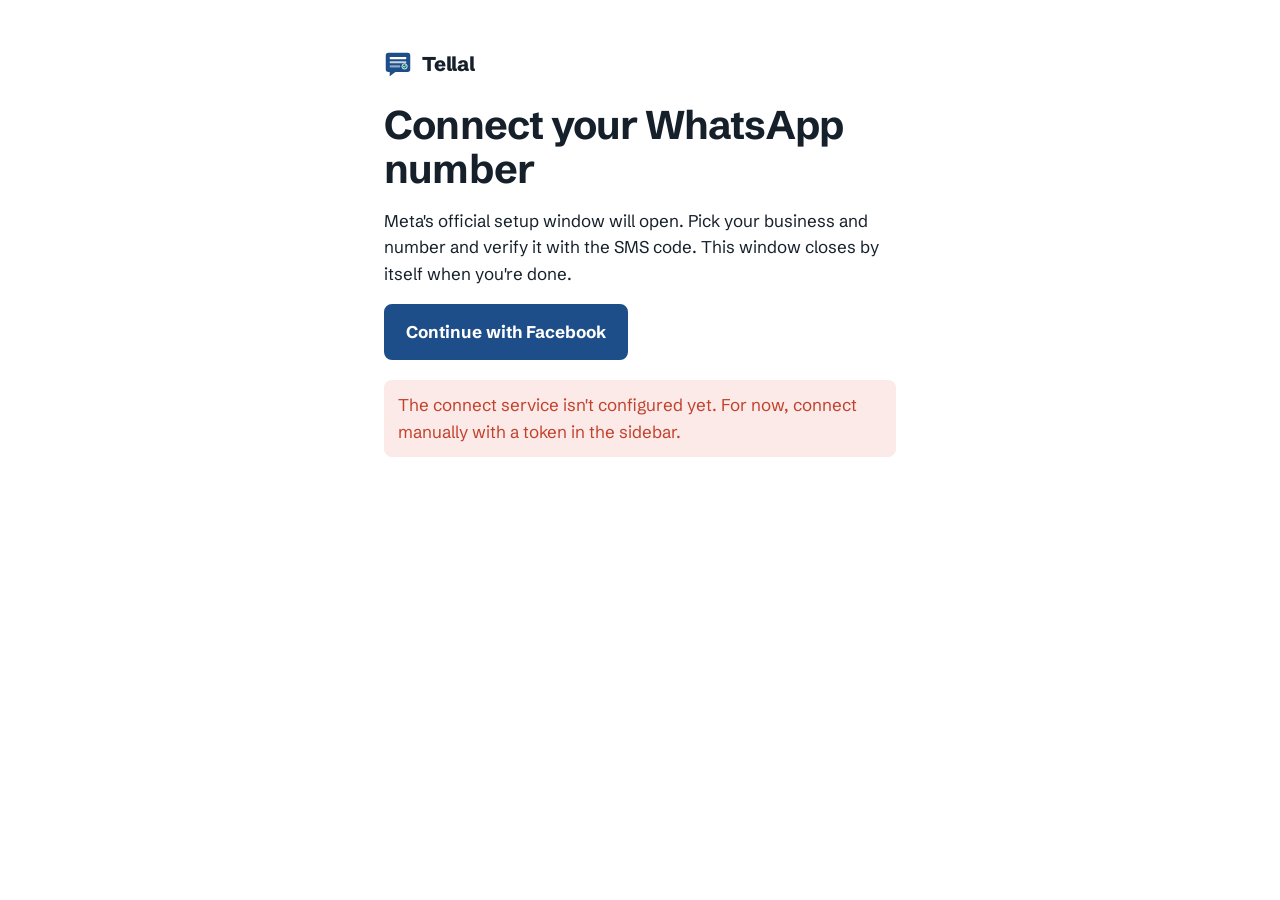
<file: connect.html>
<!doctype html>
<html lang="tr">
<head>
<meta charset="utf-8">
<meta name="viewport" content="width=device-width, initial-scale=1">
<meta name="robots" content="noindex">
<title>Connect WhatsApp to Tellal</title>
<link rel="icon" href="logo.svg" type="image/svg+xml">
<link href="https://fonts.googleapis.com/css2?family=Schibsted+Grotesk:wght@400;600;800&display=swap" rel="stylesheet">
<link rel="stylesheet" href="style.css">
<style>
  .doc { max-width: 560px; }
  #status { margin-top: 20px; padding: 12px 14px; border-radius: 8px; display: none; }
  #status.show { display: block; }
  #status.ok { background: var(--teal-soft); color: var(--teal); }
  #status.bad { background: var(--coral-soft); color: var(--coral); }
  #status.wait { background: var(--header); color: var(--muted); }
  #manual { display: none; margin-top: 16px; }
  #manual label { display: block; font-size: 14px; color: var(--muted); margin-top: 10px; }
  #manual input { width: 100%; font: inherit; font-size: 14px; padding: 8px; border: 1px solid var(--grid); border-radius: 6px; }
</style>
</head>
<body data-lang="tr">
<main class="doc">
  <a class="brand" href="./" target="_blank"><img src="logo.svg" alt="" width="28" height="28"> Tellal</a>
  <div data-l="tr">
    <h1 style="margin-top:24px">WhatsApp numaranı bağla</h1>
    <p>Meta'nın resmi kurulum penceresi açılacak. İşletmeni ve numaranı seç, SMS koduyla doğrula. Bitince bu pencere kendiliğinden kapanır.</p>
  </div>
  <div data-l="en">
    <h1 style="margin-top:24px">Connect your WhatsApp number</h1>
    <p>Meta's official setup window will open. Pick your business and number and verify it with the SMS code. This window closes by itself when you're done.</p>
  </div>
  <button class="btn primary" id="go" disabled><span data-l="tr">Facebook ile devam et</span><span data-l="en">Continue with Facebook</span></button>
  <div id="status" role="status"></div>
  <div id="manual">
    <p data-l="tr">Kenar paneline otomatik aktaramadık. Panelde "Token ile elle bağlan"ı açıp bu üç değeri yapıştır:</p>
    <p data-l="en">We couldn't pass this to the sidebar automatically. Open "Connect manually with a token" in the sidebar and paste these three values:</p>
    <label>Token</label><input id="mToken" readonly>
    <label>Phone number ID</label><input id="mPhone" readonly>
    <label>WABA ID</label><input id="mWaba" readonly>
  </div>
</main>
<script src="site.js"></script>
<script>
(function () {
  var lang = document.body.getAttribute('data-lang');
  var M = {
    tr: { wait: 'Meta penceresinde kurulumu tamamla…', saving: 'Numara bağlanıyor…', ok: 'Bağlandı. Bu pencereyi kapatabilirsin.', cancel: 'Kurulum yarıda kaldı. Tekrar denemek için düğmeye bas.', notReady: 'Bağlantı servisi henüz yapılandırılmadı. Şimdilik kenar panelinden token ile elle bağlan.', pin: 'İki adımlı doğrulama PIN\'in: {pin}. Bir yere not et.' },
    en: { wait: 'Finish the setup in Meta\'s window…', saving: 'Connecting your number…', ok: 'Connected. You can close this window.', cancel: 'Setup was not finished. Press the button to try again.', notReady: 'The connect service isn\'t configured yet. For now, connect manually with a token in the sidebar.', pin: 'Your two-step verification PIN: {pin}. Keep it somewhere safe.' }
  }[lang];
  var box = document.getElementById('status');
  function show(kind, text) { box.className = 'show ' + kind; box.textContent = text; }

  // The sidebar tells us its origin; only Apps Script sandbox origins are accepted.
  var hash = new URLSearchParams(location.hash.slice(1));
  var target = hash.get('origin') || '';
  if (!/^https:\/\/[a-z0-9-]+\.googleusercontent\.com$/.test(target)) target = null;

  var session = {};
  window.addEventListener('message', function (ev) {
    if (!/(^|\.)facebook\.com$/.test(new URL(ev.origin).hostname)) {
      if (ev.origin === target && ev.data && ev.data.type === 'tellal-es-ok') { show('ok', M.ok); setTimeout(function () { window.close(); }, 1500); }
      return;
    }
    try {
      var d = typeof ev.data === 'string' ? JSON.parse(ev.data) : ev.data;
      if (d.type === 'WA_EMBEDDED_SIGNUP') {
        if (d.event === 'CANCEL') show('bad', M.cancel);
        else if (d.data) { session.wabaId = d.data.waba_id; session.phoneNumberId = d.data.phone_number_id; }
      }
    } catch (e) {}
  });

  function deliver(result) {
    if (window.opener && target) {
      window.opener.postMessage({ type: 'tellal-es', token: result.token, phoneNumberId: result.phoneNumberId, wabaId: result.wabaId }, target);
      show('wait', M.saving);
      setTimeout(function () { if (box.className.indexOf('ok') < 0) fallback(result); }, 8000);
    } else {
      fallback(result);
    }
    if (result.pin) {
      var p = document.createElement('p');
      p.textContent = M.pin.replace('{pin}', result.pin);
      document.querySelector('main').appendChild(p);
    }
  }
  function fallback(result) {
    document.getElementById('mToken').value = result.token;
    document.getElementById('mPhone').value = result.phoneNumberId;
    document.getElementById('mWaba').value = result.wabaId;
    document.getElementById('manual').style.display = 'block';
    box.className = '';
  }

  fetch(TELLAL.apiBase).then(function (r) { return r.json(); }).then(function (cfg) {
    if (!cfg.appId || !cfg.configId) { show('bad', M.notReady); return; }
    window.fbAsyncInit = function () {
      FB.init({ appId: cfg.appId, autoLogAppEvents: true, xfbml: false, version: cfg.graphVersion });
      var btn = document.getElementById('go');
      btn.disabled = false;
      btn.addEventListener('click', function () {
        show('wait', M.wait);
        FB.login(function (res) {
          var code = res && res.authResponse && res.authResponse.code;
          if (!code) { show('bad', M.cancel); return; }
          // Session info arrives by postMessage, sometimes just after the login callback.
          setTimeout(function () {
            show('wait', M.saving);
            fetch(TELLAL.apiBase, {
              method: 'POST',
              headers: { 'Content-Type': 'application/json' },
              body: JSON.stringify({ code: code, wabaId: session.wabaId, phoneNumberId: session.phoneNumberId })
            }).then(function (r) { return r.json().then(function (j) { return { ok: r.ok, body: j }; }); })
              .then(function (r) { if (!r.ok) throw new Error(r.body.error || 'error'); deliver(r.body); })
              .catch(function (e) { show('bad', e.message); });
          }, 800);
        }, {
          config_id: cfg.configId,
          response_type: 'code',
          override_default_response_type: true,
          extras: { setup: {}, featureType: '', sessionInfoVersion: '3' }
        });
      });
    };
    var s = document.createElement('script');
    s.async = true; s.defer = true; s.crossOrigin = 'anonymous';
    s.src = 'https://connect.facebook.net/' + (lang === 'tr' ? 'tr_TR' : 'en_US') + '/sdk.js';
    document.body.appendChild(s);
  }).catch(function () { show('bad', M.notReady); });
})();
</script>
</body>
</html>
</file>
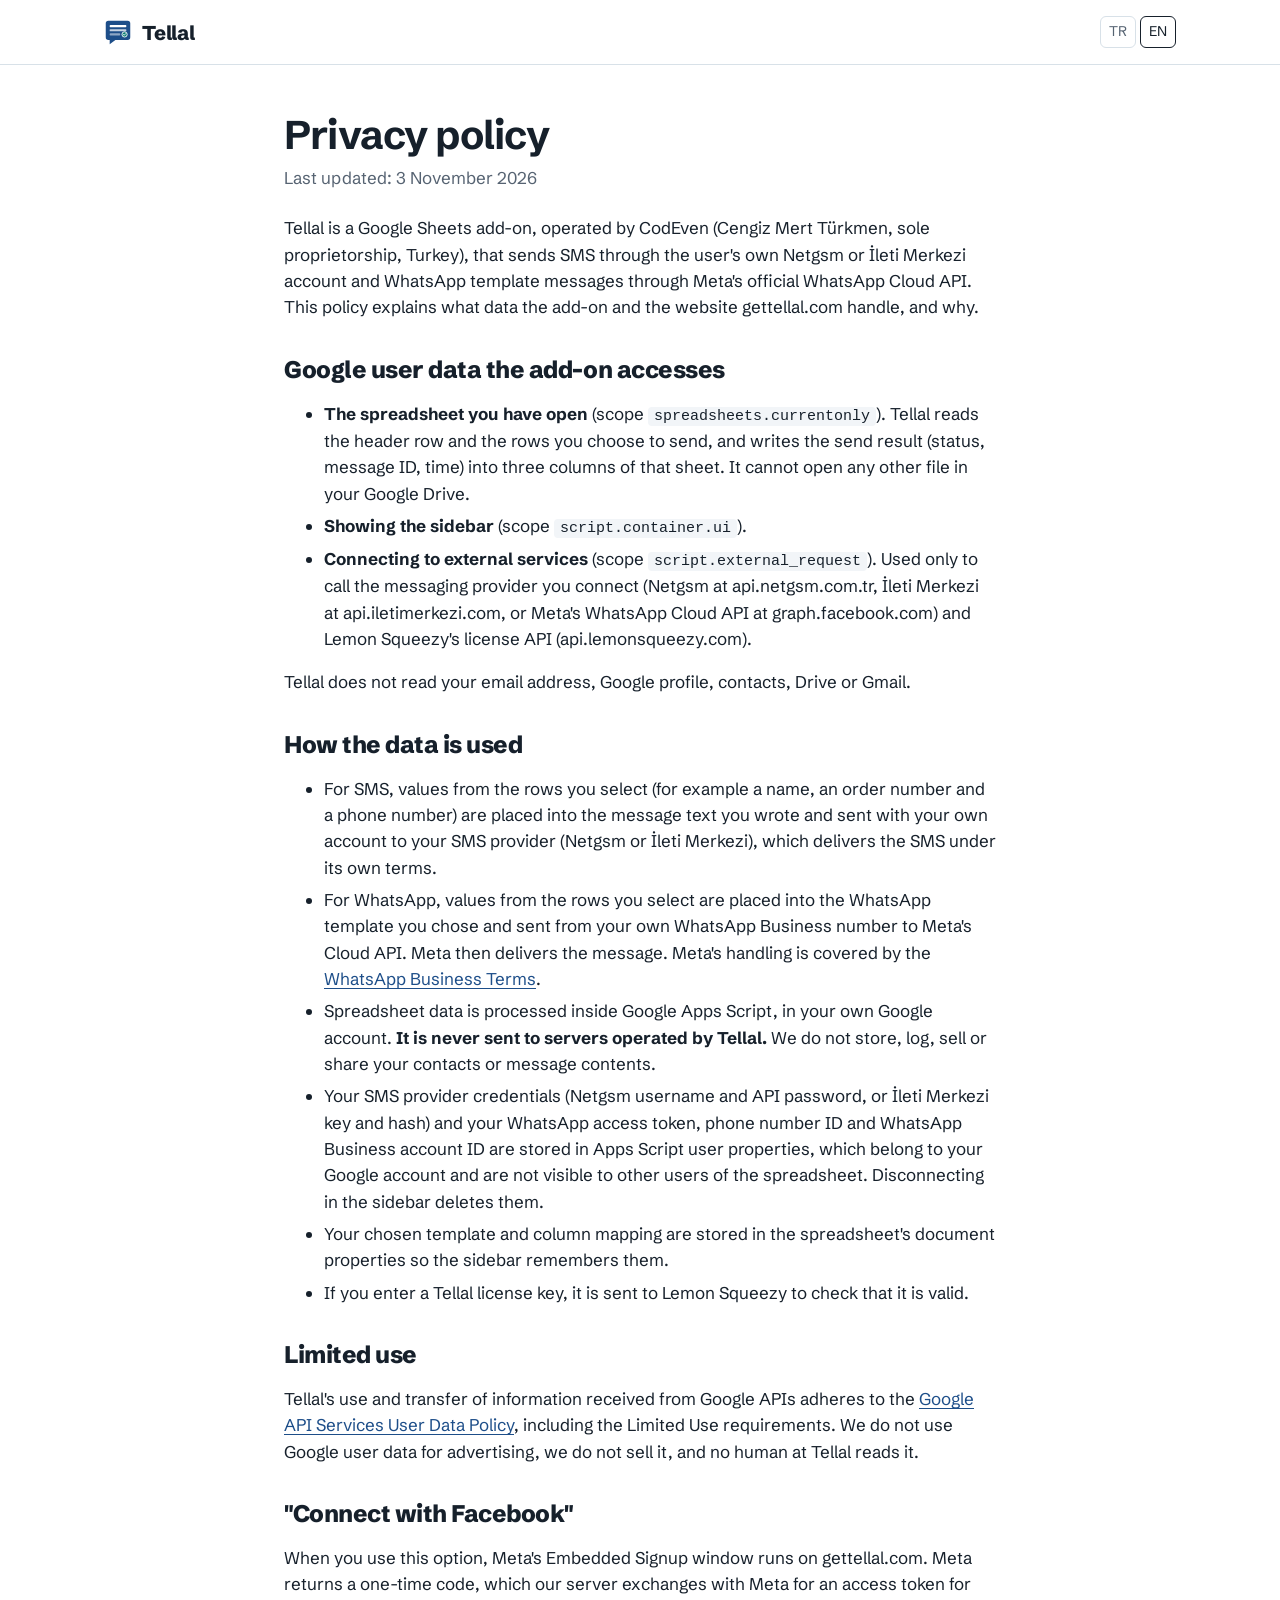
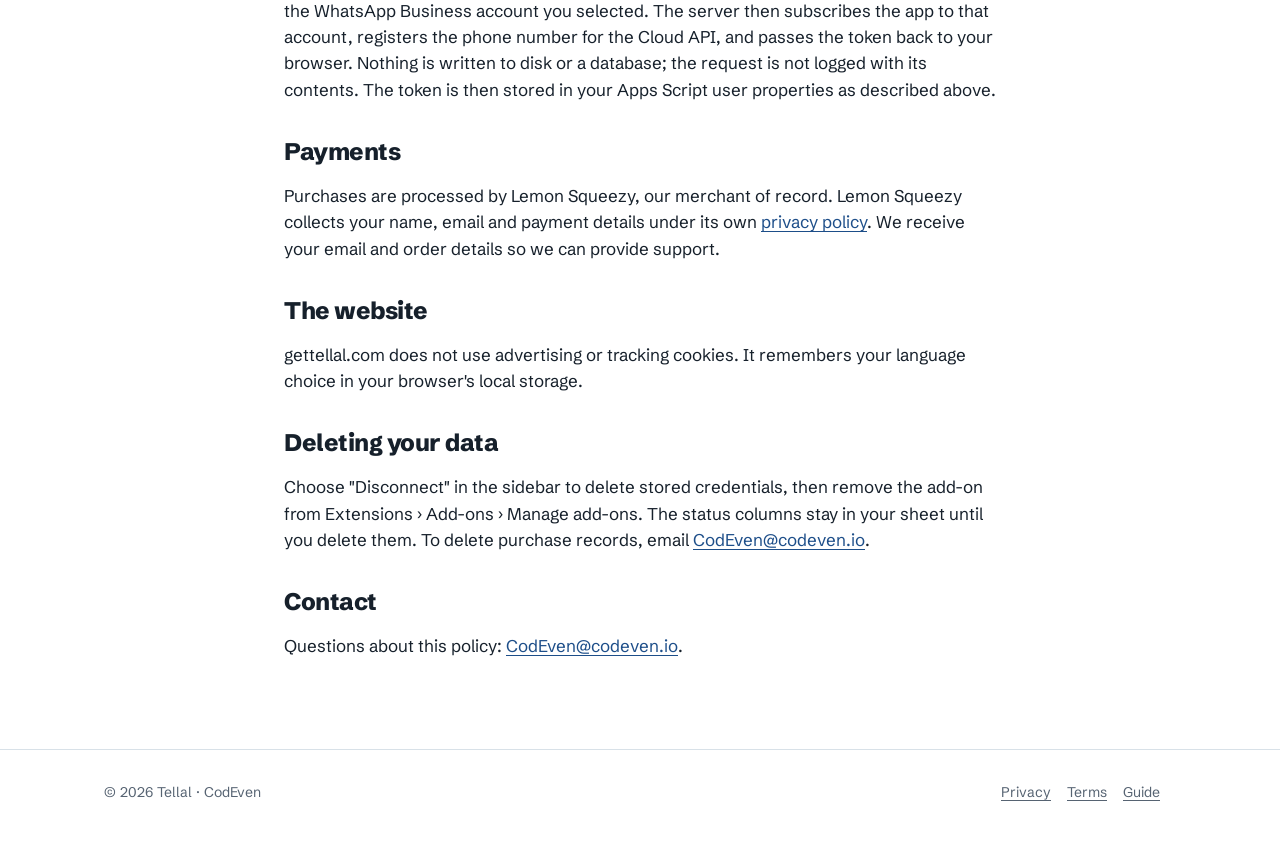
<file: privacy.html>
<!doctype html>
<html lang="en">
<head>
<meta charset="utf-8">
<meta name="viewport" content="width=device-width, initial-scale=1">
<title>Tellal privacy policy</title>
<link rel="icon" href="logo.svg" type="image/svg+xml">
<link href="https://fonts.googleapis.com/css2?family=Schibsted+Grotesk:wght@400;600;800&display=swap" rel="stylesheet">
<link rel="stylesheet" href="style.css">
</head>
<body data-lang="en">
<header class="top"><div class="wrap"><a class="brand" href="./"><img src="logo.svg" alt="" width="28" height="28"> Tellal</a><nav><span class="langs"><button data-set="tr" aria-pressed="false">TR</button> <button data-set="en" aria-pressed="false">EN</button></span></nav></div></header>
<main class="doc">

<div data-l="en">
<h1>Privacy policy</h1>
<p class="updated">Last updated: 3 November 2026</p>
<p>Tellal is a Google Sheets add-on, operated by CodEven (Cengiz Mert Türkmen, sole proprietorship, Turkey), that sends SMS through the user's own Netgsm or İleti Merkezi account and WhatsApp template messages through Meta's official WhatsApp Cloud API. This policy explains what data the add-on and the website gettellal.com handle, and why.</p>

<h2>Google user data the add-on accesses</h2>
<ul>
  <li><b>The spreadsheet you have open</b> (scope <code>spreadsheets.currentonly</code>). Tellal reads the header row and the rows you choose to send, and writes the send result (status, message ID, time) into three columns of that sheet. It cannot open any other file in your Google Drive.</li>
  <li><b>Showing the sidebar</b> (scope <code>script.container.ui</code>).</li>
  <li><b>Connecting to external services</b> (scope <code>script.external_request</code>). Used only to call the messaging provider you connect (Netgsm at api.netgsm.com.tr, İleti Merkezi at api.iletimerkezi.com, or Meta's WhatsApp Cloud API at graph.facebook.com) and Lemon Squeezy's license API (api.lemonsqueezy.com).</li>
</ul>
<p>Tellal does not read your email address, Google profile, contacts, Drive or Gmail.</p>

<h2>How the data is used</h2>
<ul>
  <li>For SMS, values from the rows you select (for example a name, an order number and a phone number) are placed into the message text you wrote and sent with your own account to your SMS provider (Netgsm or İleti Merkezi), which delivers the SMS under its own terms.</li>
  <li>For WhatsApp, values from the rows you select are placed into the WhatsApp template you chose and sent from your own WhatsApp Business number to Meta's Cloud API. Meta then delivers the message. Meta's handling is covered by the <a href="https://www.whatsapp.com/legal/business-terms">WhatsApp Business Terms</a>.</li>
  <li>Spreadsheet data is processed inside Google Apps Script, in your own Google account. <b>It is never sent to servers operated by Tellal.</b> We do not store, log, sell or share your contacts or message contents.</li>
  <li>Your SMS provider credentials (Netgsm username and API password, or İleti Merkezi key and hash) and your WhatsApp access token, phone number ID and WhatsApp Business account ID are stored in Apps Script user properties, which belong to your Google account and are not visible to other users of the spreadsheet. Disconnecting in the sidebar deletes them.</li>
  <li>Your chosen template and column mapping are stored in the spreadsheet's document properties so the sidebar remembers them.</li>
  <li>If you enter a Tellal license key, it is sent to Lemon Squeezy to check that it is valid.</li>
</ul>

<h2>Limited use</h2>
<p>Tellal's use and transfer of information received from Google APIs adheres to the <a href="https://developers.google.com/terms/api-services-user-data-policy">Google API Services User Data Policy</a>, including the Limited Use requirements. We do not use Google user data for advertising, we do not sell it, and no human at Tellal reads it.</p>

<h2>"Connect with Facebook"</h2>
<p>When you use this option, Meta's Embedded Signup window runs on gettellal.com. Meta returns a one-time code, which our server exchanges with Meta for an access token for the WhatsApp Business account you selected. The server then subscribes the app to that account, registers the phone number for the Cloud API, and passes the token back to your browser. Nothing is written to disk or a database; the request is not logged with its contents. The token is then stored in your Apps Script user properties as described above.</p>

<h2>Payments</h2>
<p>Purchases are processed by Lemon Squeezy, our merchant of record. Lemon Squeezy collects your name, email and payment details under its own <a href="https://www.lemonsqueezy.com/privacy">privacy policy</a>. We receive your email and order details so we can provide support.</p>

<h2>The website</h2>
<p>gettellal.com does not use advertising or tracking cookies. It remembers your language choice in your browser's local storage.</p>

<h2>Deleting your data</h2>
<p>Choose "Disconnect" in the sidebar to delete stored credentials, then remove the add-on from Extensions › Add-ons › Manage add-ons. The status columns stay in your sheet until you delete them. To delete purchase records, email <a data-support href="#"></a>.</p>

<h2>Contact</h2>
<p>Questions about this policy: <a data-support href="#"></a>.</p>
</div>

<div data-l="tr">
<h1>Gizlilik politikası</h1>
<p class="updated">Son güncelleme: 3 Kasım 2026</p>
<p>Tellal, CodEven (Cengiz Mert Türkmen, şahıs işletmesi, Türkiye) tarafından işletilen; kullanıcının kendi Netgsm ya da İleti Merkezi hesabıyla SMS, Meta'nın resmi WhatsApp Cloud API'si ile WhatsApp şablon mesajı gönderen bir Google E-Tablolar eklentisidir. Bu metin, eklentinin ve gettellal.com sitesinin hangi verileri neden işlediğini açıklar.</p>
<h2>Eklentinin eriştiği Google verileri</h2>
<ul>
  <li><b>Açık olan tablo</b> (<code>spreadsheets.currentonly</code>): Başlık satırını ve göndermeyi seçtiğin satırları okur. Gönderim sonucunu (durum, mesaj ID'si, saat) o tablodaki üç sütuna yazar. Drive'ındaki başka hiçbir dosyayı açamaz.</li>
  <li><b>Kenar panelini gösterme</b> (<code>script.container.ui</code>).</li>
  <li><b>Dış servislere bağlanma</b> (<code>script.external_request</code>): Yalnızca bağladığın mesaj sağlayıcısı (Netgsm: api.netgsm.com.tr, İleti Merkezi: api.iletimerkezi.com ya da Meta WhatsApp Cloud API: graph.facebook.com) ve Lemon Squeezy lisans API'si (api.lemonsqueezy.com) için.</li>
</ul>
<p>E-posta adresini, Google profilini, kişilerini, Drive'ını ya da Gmail'ini okumaz.</p>
<h2>Veriler nasıl kullanılır</h2>
<ul>
  <li>SMS'te seçtiğin satırlardaki değerler (ör. ad, sipariş no, telefon) yazdığın metne yerleştirilir ve kendi hesabınla SMS sağlayıcına (Netgsm ya da İleti Merkezi) gönderilir.</li>
  <li>WhatsApp'ta değerler seçtiğin şablona yerleştirilir ve senin WhatsApp Business numaradan Meta'ya gönderilir.</li>
  <li>Tablo verisi senin Google hesabındaki Apps Script içinde işlenir. <b>Tellal'ın sunucularına hiçbir zaman gönderilmez.</b> Kişilerini ya da mesaj içeriklerini saklamaz, kaydetmez, satmaz, paylaşmayız.</li>
  <li>SMS sağlayıcı bilgilerin (Netgsm kullanıcı adı ve API şifresi ya da İleti Merkezi key ve hash) ile WhatsApp erişim anahtarın, telefon numarası ID'n ve WABA ID'n Apps Script kullanıcı özelliklerinde, senin Google hesabında saklanır. Paneldeki "Bağlantıyı kaldır" bunları siler.</li>
  <li>Lisans anahtarı girersen geçerliliği Lemon Squeezy'ye sorulur.</li>
</ul>
<h2>Sınırlı kullanım</h2>
<p>Tellal, Google API'lerinden aldığı bilgileri <a href="https://developers.google.com/terms/api-services-user-data-policy">Google API Services User Data Policy</a> ve Limited Use şartlarına uygun kullanır. Google kullanıcı verisini reklam için kullanmaz, satmaz; Tellal'da hiçbir kişi bu verileri okumaz.</p>
<h2>"Facebook ile bağlan"</h2>
<p>Meta'nın kurulum penceresi gettellal.com üzerinde açılır. Meta'nın verdiği tek kullanımlık kod sunucumuzda erişim anahtarına çevrilir, numara Cloud API'ye kaydedilir ve anahtar tarayıcına geri verilir. Hiçbir şey diske ya da veritabanına yazılmaz.</p>
<h2>Ödemeler</h2>
<p>Ödemeleri satıcı kaydı (merchant of record) olarak Lemon Squeezy alır ve kendi gizlilik politikasına göre işler.</p>
<h2>Silme ve iletişim</h2>
<p>Paneldeki "Bağlantıyı kaldır" ile kayıtlı bilgileri sil, sonra eklentiyi Uzantılar › Eklentiler › Eklentileri yönet menüsünden kaldır. Sorular için: <a data-support href="#"></a>.</p>
</div>

</main>
<footer class="site"><div class="wrap"><div>© 2026 Tellal · CodEven</div><div><a href="privacy">Privacy</a><a href="terms">Terms</a><a href="guide">Guide</a></div></div></footer>
<script src="site.js"></script>
</body>
</html>
</file>
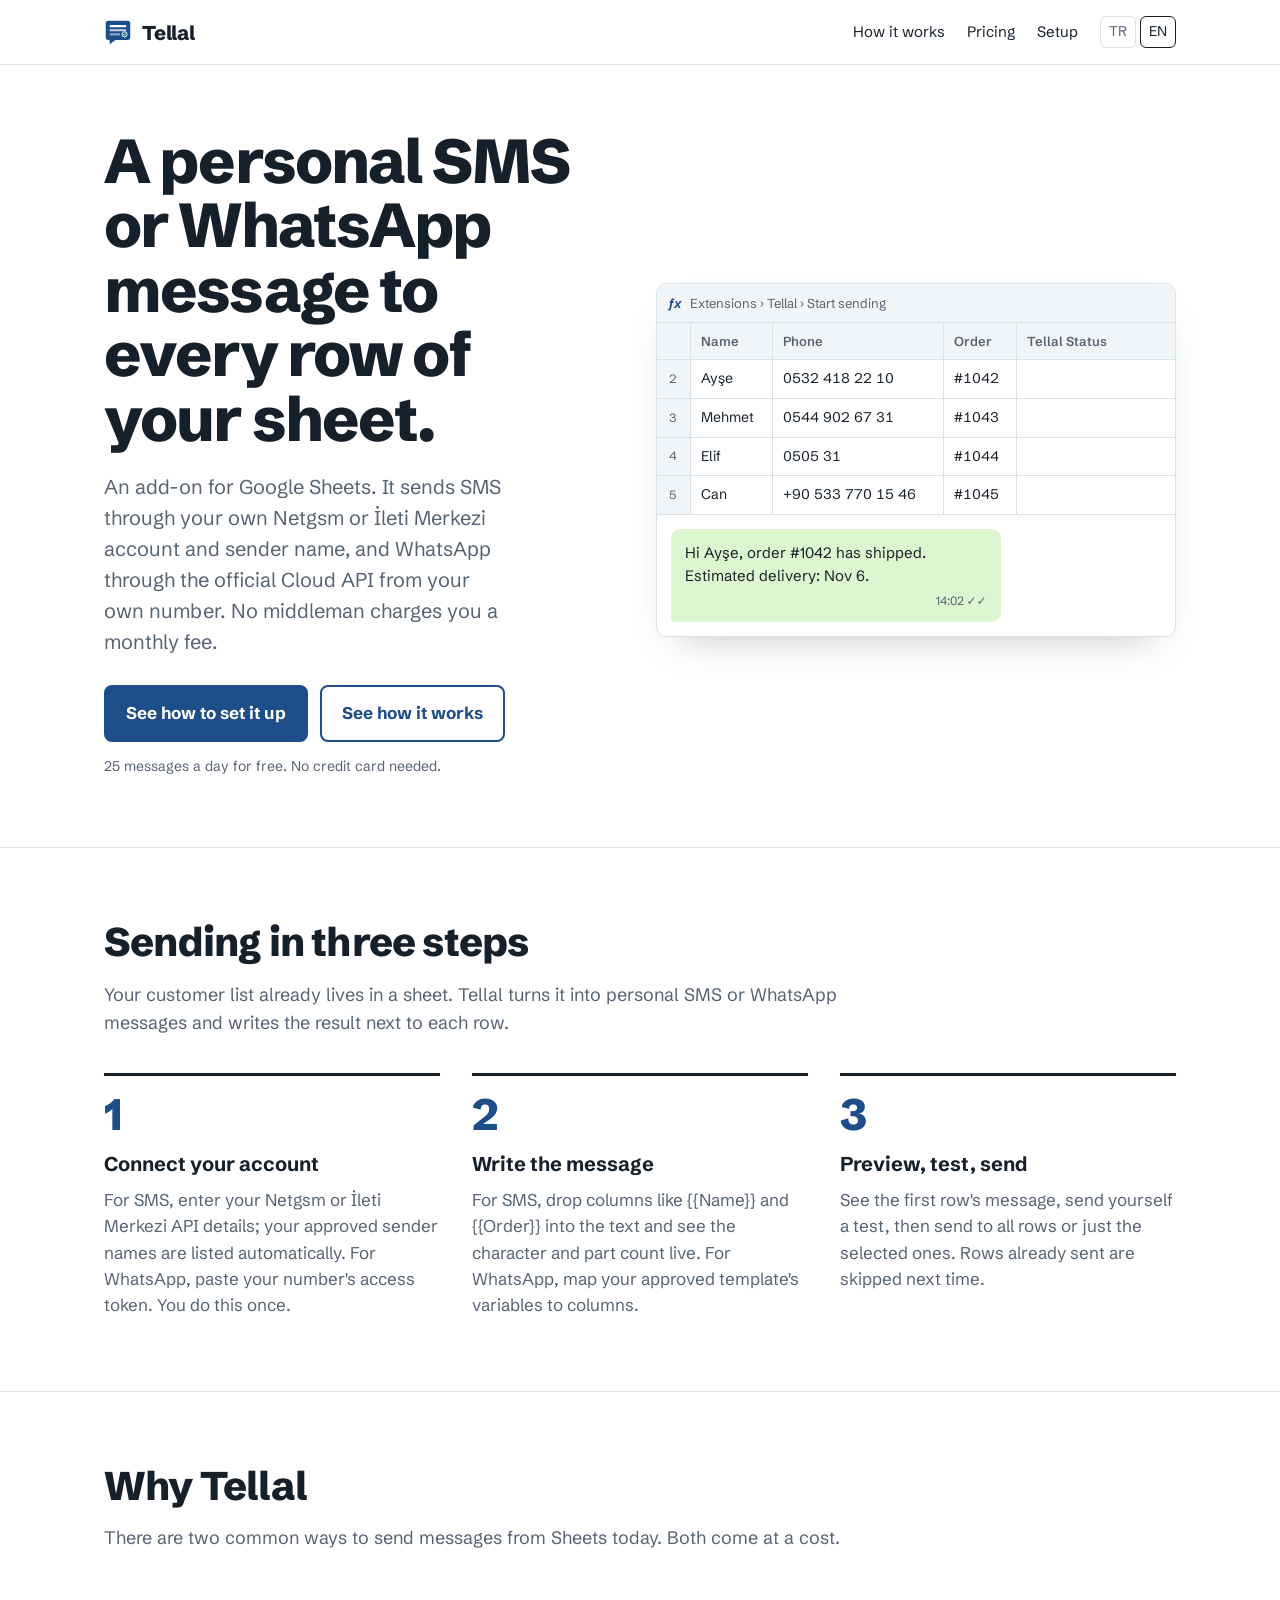
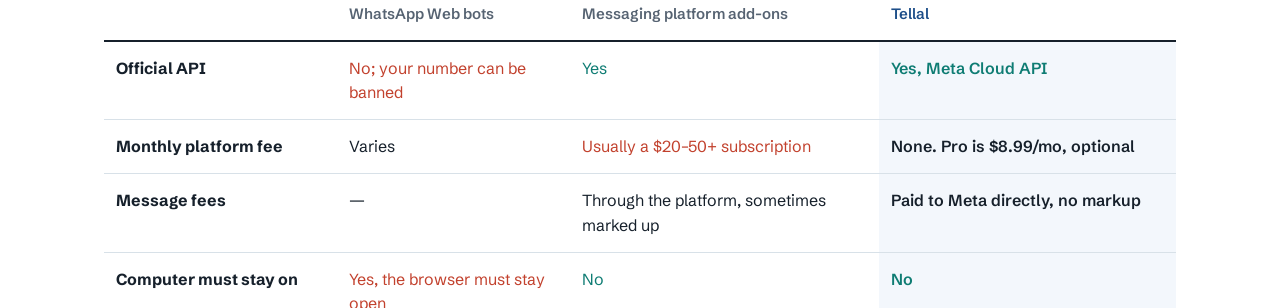
<file: pro.html>
<!doctype html>
<html lang="en"><head><meta charset="utf-8"><title>Tellal Pro</title>
<meta http-equiv="refresh" content="0; url=./#pricing"><link rel="canonical" href="./#pricing"></head>
<body><a href="./#pricing">Tellal Pro pricing</a></body></html>
</file>
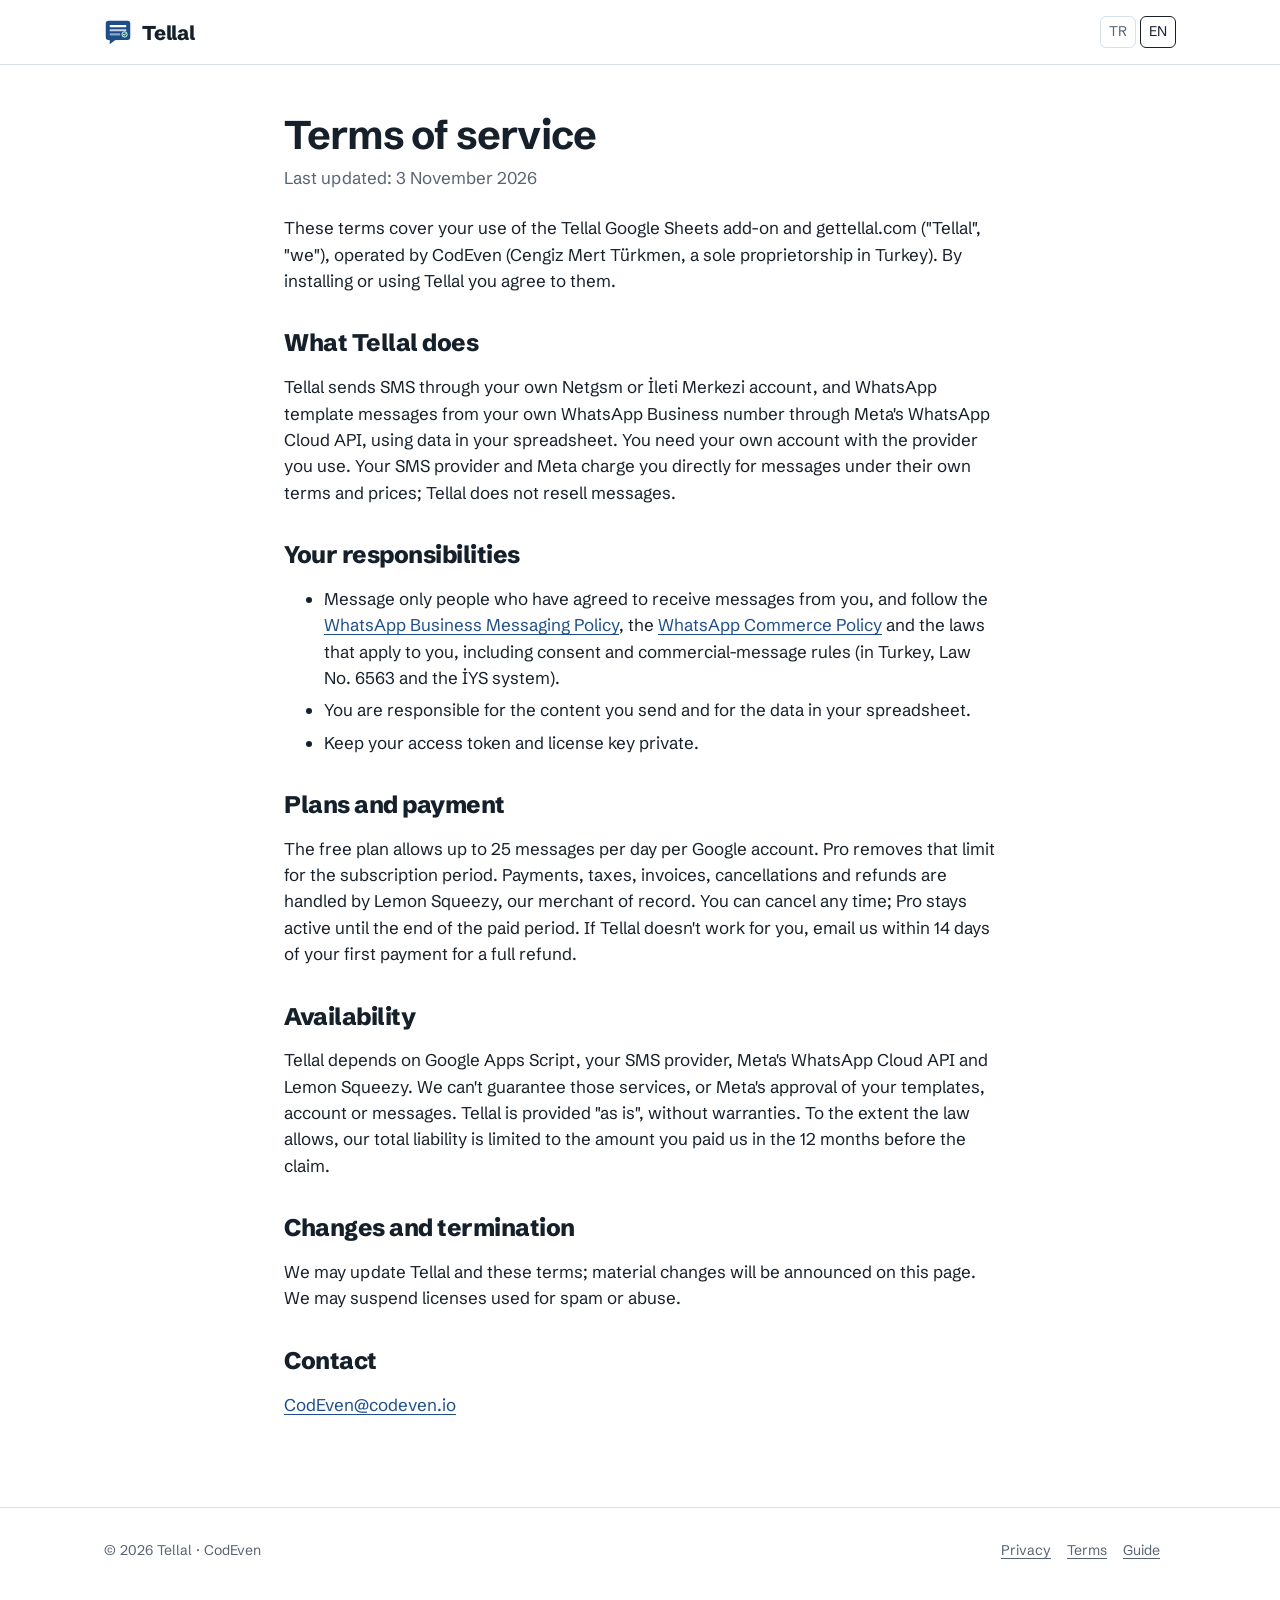
<file: terms.html>
<!doctype html>
<html lang="en">
<head>
<meta charset="utf-8">
<meta name="viewport" content="width=device-width, initial-scale=1">
<title>Tellal terms of service</title>
<link rel="icon" href="logo.svg" type="image/svg+xml">
<link href="https://fonts.googleapis.com/css2?family=Schibsted+Grotesk:wght@400;600;800&display=swap" rel="stylesheet">
<link rel="stylesheet" href="style.css">
</head>
<body data-lang="en">
<header class="top"><div class="wrap"><a class="brand" href="./"><img src="logo.svg" alt="" width="28" height="28"> Tellal</a><nav><span class="langs"><button data-set="tr" aria-pressed="false">TR</button> <button data-set="en" aria-pressed="false">EN</button></span></nav></div></header>
<main class="doc">
<div data-l="en">
<h1>Terms of service</h1>
<p class="updated">Last updated: 3 November 2026</p>
<p>These terms cover your use of the Tellal Google Sheets add-on and gettellal.com ("Tellal", "we"), operated by CodEven (Cengiz Mert Türkmen, a sole proprietorship in Turkey). By installing or using Tellal you agree to them.</p>
<h2>What Tellal does</h2>
<p>Tellal sends SMS through your own Netgsm or İleti Merkezi account, and WhatsApp template messages from your own WhatsApp Business number through Meta's WhatsApp Cloud API, using data in your spreadsheet. You need your own account with the provider you use. Your SMS provider and Meta charge you directly for messages under their own terms and prices; Tellal does not resell messages.</p>
<h2>Your responsibilities</h2>
<ul>
  <li>Message only people who have agreed to receive messages from you, and follow the <a href="https://business.whatsapp.com/policy">WhatsApp Business Messaging Policy</a>, the <a href="https://www.whatsapp.com/legal/commerce-policy">WhatsApp Commerce Policy</a> and the laws that apply to you, including consent and commercial-message rules (in Turkey, Law No. 6563 and the İYS system).</li>
  <li>You are responsible for the content you send and for the data in your spreadsheet.</li>
  <li>Keep your access token and license key private.</li>
</ul>
<h2>Plans and payment</h2>
<p>The free plan allows up to 25 messages per day per Google account. Pro removes that limit for the subscription period. Payments, taxes, invoices, cancellations and refunds are handled by Lemon Squeezy, our merchant of record. You can cancel any time; Pro stays active until the end of the paid period. If Tellal doesn't work for you, email us within 14 days of your first payment for a full refund.</p>
<h2>Availability</h2>
<p>Tellal depends on Google Apps Script, your SMS provider, Meta's WhatsApp Cloud API and Lemon Squeezy. We can't guarantee those services, or Meta's approval of your templates, account or messages. Tellal is provided "as is", without warranties. To the extent the law allows, our total liability is limited to the amount you paid us in the 12 months before the claim.</p>
<h2>Changes and termination</h2>
<p>We may update Tellal and these terms; material changes will be announced on this page. We may suspend licenses used for spam or abuse.</p>
<h2>Contact</h2>
<p><a data-support href="#"></a></p>
</div>
<div data-l="tr">
<h1>Kullanım koşulları</h1>
<p class="updated">Son güncelleme: 3 Kasım 2026</p>
<p>Bu koşullar, CodEven (Cengiz Mert Türkmen, şahıs işletmesi, Türkiye) tarafından işletilen Tellal E-Tablolar eklentisinin ve gettellal.com'un kullanımını kapsar. Tellal'ı yükleyerek ya da kullanarak bu koşulları kabul etmiş olursun.</p>
<h2>Tellal ne yapar</h2>
<p>Tablondaki verilerle kendi Netgsm ya da İleti Merkezi hesabından SMS, senin WhatsApp Business numaradan Meta WhatsApp Cloud API üzerinden şablon mesaj gönderir. Mesaj ücretlerini SMS sağlayıcın ve Meta kendi koşul ve fiyatlarıyla doğrudan senden alır; Tellal mesaj satmaz.</p>
<h2>Senin sorumlulukların</h2>
<ul>
  <li>Yalnızca senden mesaj almayı kabul etmiş kişilere yaz. WhatsApp Business Mesajlaşma Politikası'na, Ticaret Politikası'na ve 6563 sayılı Kanun ile İYS kurallarına uy.</li>
  <li>Gönderdiğin içerik ve tablondaki veriler senin sorumluluğundadır.</li>
  <li>Erişim anahtarını ve lisans anahtarını kimseyle paylaşma.</li>
</ul>
<h2>Planlar ve ödeme</h2>
<p>Ücretsiz plan Google hesabı başına günde 25 mesaja izin verir. Pro, abonelik süresince bu sınırı kaldırır. Ödeme, vergi, fatura, iptal ve iadeleri satıcı kaydı olarak Lemon Squeezy yürütür. İstediğin an iptal edebilirsin. İlk ödemeden sonraki 14 gün içinde yazarsan tam iade yaparız.</p>
<h2>Hizmet ve sorumluluk</h2>
<p>Tellal; Google Apps Script, SMS sağlayıcın, Meta WhatsApp Cloud API ve Lemon Squeezy'ye dayanır. Bu servislerin kesintisiz çalışmasını ya da Meta'nın şablon ve hesap onaylarını garanti edemeyiz. Tellal "olduğu gibi" sunulur. Yasanın izin verdiği ölçüde sorumluluğumuz, son 12 ayda bize ödediğin tutarla sınırlıdır.</p>
<h2>İletişim</h2>
<p><a data-support href="#"></a></p>
</div>
</main>
<footer class="site"><div class="wrap"><div>© 2026 Tellal · CodEven</div><div><a href="privacy">Privacy</a><a href="terms">Terms</a><a href="guide">Guide</a></div></div></footer>
<script src="site.js"></script>
</body>
</html>
</file>
<file: style.css>
:root {
  --ink: #16202b;
  --muted: #566372;
  --paper: #ffffff;
  --grid: #d8e1e8;
  --header: #f2f5f8;
  --blue: #1d4e89;
  --blue-dark: #153a66;
  --teal: #0e7c73;
  --teal-soft: #e3f3f1;
  --coral: #c2412d;
  --coral-soft: #fbeae7;
  --measure: 68ch;
}
* { box-sizing: border-box; }
html { -webkit-text-size-adjust: 100%; }
body {
  margin: 0;
  background: var(--paper);
  color: var(--ink);
  font-family: "Schibsted Grotesk", system-ui, sans-serif;
  font-size: 17px;
  line-height: 1.55;
}
a { color: var(--blue); text-underline-offset: 3px; }
a:hover { color: var(--blue-dark); }
:focus-visible { outline: 3px solid #8fb3e0; outline-offset: 2px; border-radius: 4px; }
.wrap { max-width: 1120px; margin: 0 auto; padding: 0 24px; }

/* language switch: body[data-lang] shows one copy */
[data-l] { display: none; }
body[data-lang="tr"] [data-l="tr"], body[data-lang="en"] [data-l="en"] { display: revert; }

.top { border-bottom: 1px solid var(--grid); }
.top .wrap { display: flex; align-items: center; justify-content: space-between; height: 64px; }
.brand { display: flex; align-items: center; gap: 10px; font-weight: 800; font-size: 20px; color: var(--ink); text-decoration: none; letter-spacing: -0.01em; }
.brand svg { width: 28px; height: 28px; }
.top nav { display: flex; gap: 22px; align-items: center; font-size: 15px; }
.top nav a { color: var(--ink); text-decoration: none; }
.top nav a:hover { color: var(--blue); }
.langs button { font: inherit; font-size: 14px; background: none; border: 1px solid var(--grid); border-radius: 6px; padding: 4px 8px; cursor: pointer; color: var(--muted); }
.langs button[aria-pressed="true"] { color: var(--ink); border-color: var(--ink); }

.btn { display: inline-block; font: inherit; font-weight: 700; text-decoration: none; padding: 13px 20px; border-radius: 8px; border: 2px solid var(--blue); cursor: pointer; }
.btn.primary { background: var(--blue); color: #fff; }
.btn.primary:hover { background: var(--blue-dark); border-color: var(--blue-dark); color: #fff; }
.btn.plain { background: #fff; color: var(--blue); }

/* hero */
.hero { padding: 64px 0 56px; }
.hero .wrap { display: grid; grid-template-columns: 1fr 1.05fr; gap: 56px; align-items: center; }
.hero h1 { font-size: clamp(38px, 5.2vw, 62px); line-height: 1.04; letter-spacing: -0.03em; margin: 0 0 20px; font-weight: 800; }
.hero p.lead { font-size: 20px; color: var(--muted); margin: 0 0 28px; max-width: 34ch; }
.hero .ctas { display: flex; gap: 12px; flex-wrap: wrap; }
.hero .fine { font-size: 14px; color: var(--muted); margin-top: 14px; }

/* the spreadsheet demo */
.sheet { border: 1px solid var(--grid); border-radius: 10px; overflow: hidden; box-shadow: 0 18px 40px -24px rgba(22, 32, 43, .35); background: #fff; }
.sheet .bar { display: flex; gap: 8px; align-items: center; padding: 9px 12px; border-bottom: 1px solid var(--grid); font-size: 13px; color: var(--muted); background: var(--header); }
.sheet .bar .fx { font-style: italic; color: var(--blue); font-weight: 700; }
.sheet table { width: 100%; border-collapse: collapse; font-size: 14px; font-variant-numeric: tabular-nums; }
.sheet th, .sheet td { border-right: 1px solid var(--grid); border-bottom: 1px solid var(--grid); padding: 8px 10px; text-align: left; white-space: nowrap; }
.sheet th { background: var(--header); font-weight: 600; color: var(--muted); font-size: 13px; }
.sheet td.n, .sheet th.n { width: 34px; text-align: center; color: var(--muted); background: var(--header); font-size: 12px; }
.sheet tr > :last-child { border-right: none; }
.sheet .st { min-width: 120px; }
.sheet .st span { display: inline-flex; align-items: center; gap: 6px; font-weight: 600; opacity: 0; transform: translateY(4px); transition: opacity .35s ease, transform .35s ease; }
.sheet .st span.on { opacity: 1; transform: none; }
.sheet .ok { color: var(--teal); }
.sheet .bad { color: var(--coral); }
.sheet tr.sending td:not(.n) { background: #f4f8fd; }
.bubble { margin: 14px; padding: 12px 14px; background: #dcf6cf; border-radius: 10px 10px 10px 2px; font-size: 15px; max-width: 330px; }
.bubble small { display: block; color: var(--muted); font-size: 12px; text-align: right; margin-top: 4px; }

/* sections */
section.block { padding: 72px 0; border-top: 1px solid var(--grid); }
h2 { font-size: clamp(28px, 3.4vw, 40px); line-height: 1.12; letter-spacing: -0.02em; margin: 0 0 16px; font-weight: 800; }
h3 { font-size: 20px; margin: 0 0 8px; }
.intro { color: var(--muted); max-width: var(--measure); margin: 0 0 36px; font-size: 18px; }

.steps { display: grid; grid-template-columns: repeat(3, 1fr); gap: 32px; counter-reset: s; list-style: none; padding: 0; margin: 0; }
.steps li { counter-increment: s; padding-top: 16px; border-top: 3px solid var(--ink); }
.steps li::before { content: counter(s); display: block; font-weight: 800; font-size: 44px; line-height: 1; color: var(--blue); margin-bottom: 12px; }
.steps p { margin: 0; color: var(--muted); }

.compare { width: 100%; border-collapse: collapse; font-size: 16px; }
.compare th, .compare td { text-align: left; padding: 14px 12px; border-bottom: 1px solid var(--grid); vertical-align: top; }
.compare thead th { font-size: 15px; color: var(--muted); font-weight: 600; border-bottom: 2px solid var(--ink); }
.compare thead th.us { color: var(--blue); }
.compare td.us { background: #f3f7fc; font-weight: 600; }
.compare .yes { color: var(--teal); }
.compare .no { color: var(--coral); }
.table-scroll { overflow-x: auto; }

.plans { display: grid; grid-template-columns: repeat(2, minmax(0, 360px)); gap: 24px; }
.plan { border: 1px solid var(--grid); border-radius: 12px; padding: 28px; }
.plan.pro { border: 2px solid var(--blue); }
.plan .price { font-size: 44px; font-weight: 800; letter-spacing: -0.02em; }
.plan .price small { font-size: 16px; font-weight: 500; color: var(--muted); }
.plan ul { padding-left: 20px; margin: 16px 0 24px; }
.plan li { margin: 6px 0; }
.note { font-size: 15px; color: var(--muted); max-width: var(--measure); margin-top: 24px; }

.faq { max-width: 760px; }
.faq details { border-bottom: 1px solid var(--grid); padding: 16px 0; }
.faq summary { cursor: pointer; font-weight: 700; font-size: 18px; }
.faq details p { color: var(--muted); margin: 10px 0 0; }

footer.site { border-top: 1px solid var(--grid); padding: 32px 0 48px; font-size: 14px; color: var(--muted); }
footer.site .wrap { display: flex; justify-content: space-between; gap: 16px; flex-wrap: wrap; }
footer.site a { color: var(--muted); margin-right: 16px; }

/* document pages (privacy, terms, guide) */
.doc { max-width: 760px; padding: 48px 24px 72px; margin: 0 auto; }
.doc h1 { font-size: 40px; letter-spacing: -0.02em; margin: 0 0 8px; line-height: 1.1; }
.doc h2 { font-size: 24px; margin: 36px 0 10px; }
.doc .updated { color: var(--muted); margin: 0 0 24px; }
.doc li { margin: 6px 0; }
.doc code { background: var(--header); padding: 1px 6px; border-radius: 4px; font-size: 15px; }
.doc ol.steps-doc > li { margin: 14px 0; }

@media (max-width: 900px) {
  .hero .wrap { grid-template-columns: 1fr; gap: 36px; }
  .steps { grid-template-columns: 1fr; gap: 24px; }
  .plans { grid-template-columns: 1fr; }
  .top nav a.hide-sm { display: none; }
}
@media (max-width: 520px) {
  .wrap { padding: 0 16px; }
  .sheet { overflow-x: auto; }
  .sheet th:nth-child(4), .sheet td:nth-child(4) { display: none; }
  .sheet table { font-size: 12.5px; }
  .sheet th, .sheet td { padding: 7px 6px; }
  .sheet .st { min-width: 0; }
  .hero { padding-top: 40px; }
}
@media (prefers-reduced-motion: reduce) {
  .sheet .st span { transition: none; }
}
</file>
